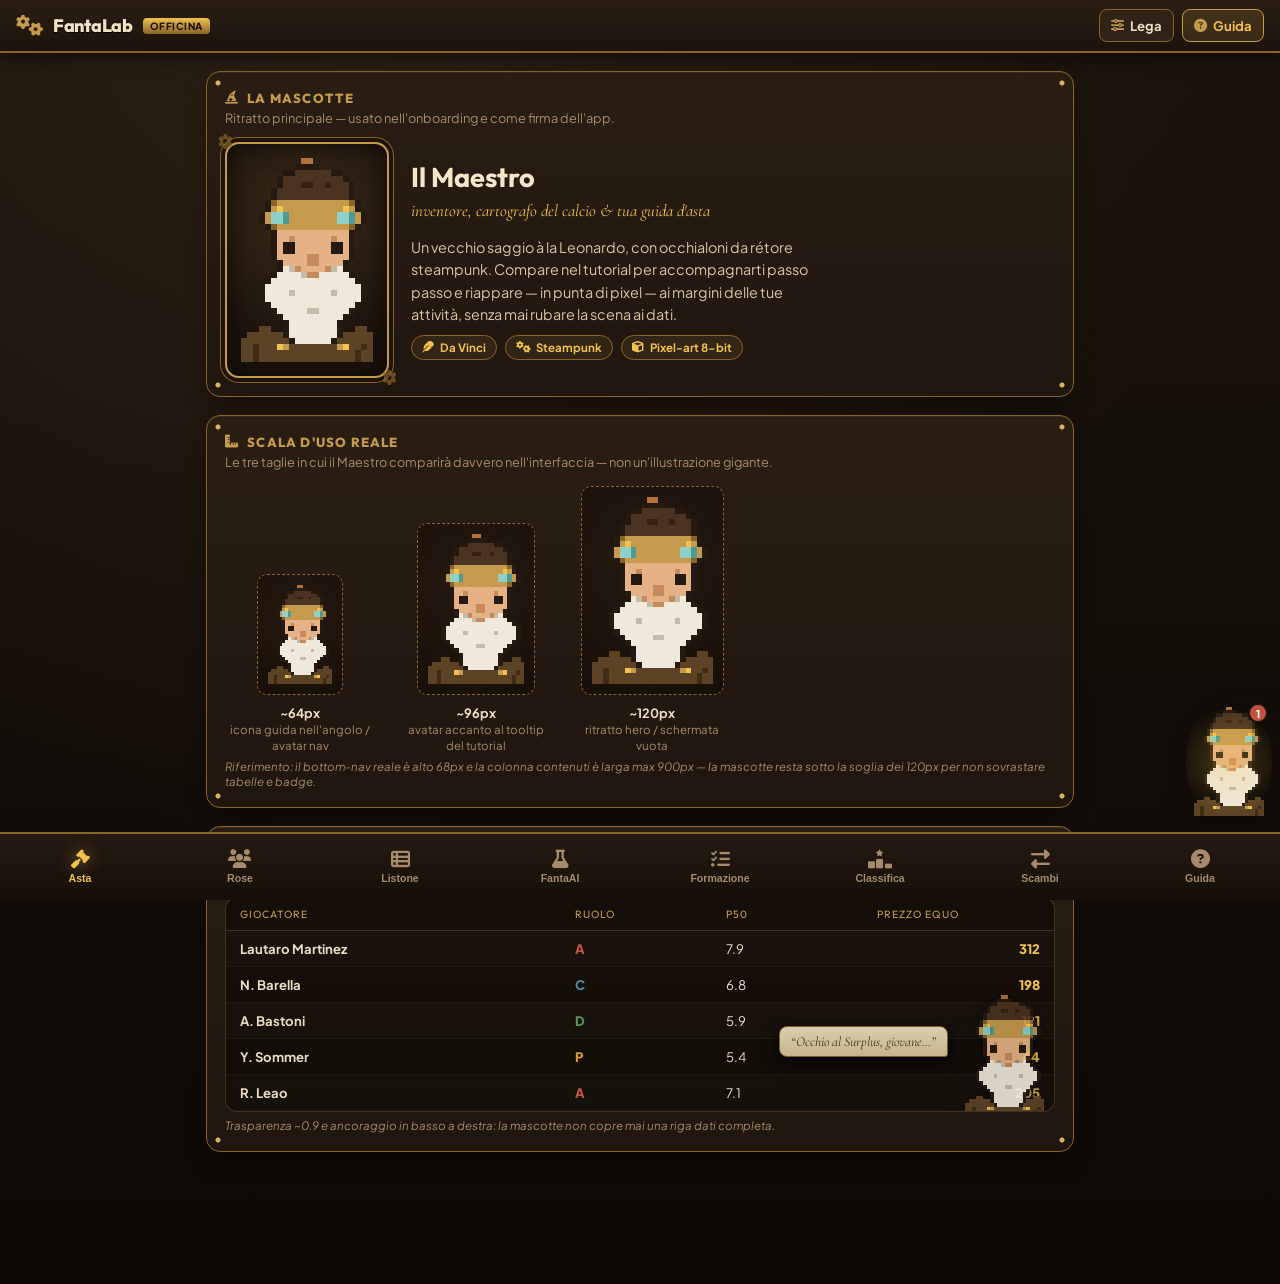
<file: .superpowers/brainstorm/mockups-davinci-mascot/mascot-hero.html>
<!DOCTYPE html>
<html lang="it">
<head>
<meta charset="utf-8">
<meta name="viewport" content="width=device-width, initial-scale=1">
<title>Mockup · Il Maestro (mascotte) — FantaLab Officina</title>
<link rel="preconnect" href="https://fonts.googleapis.com">
<link rel="preconnect" href="https://fonts.gstatic.com" crossorigin>
<link href="https://fonts.googleapis.com/css2?family=Outfit:wght@500;700;800;900&family=Plus+Jakarta+Sans:wght@400;500;600;700;800&family=Cormorant+Garamond:ital,wght@0,500;0,600;1,500&display=swap" rel="stylesheet">
<link rel="stylesheet" href="https://cdnjs.cloudflare.com/ajax/libs/font-awesome/6.5.1/css/all.min.css">
<style>
  :root{
    --wood:#1a130d; --leather:#241a12; --leather2:#2f2216;
    --brass:#c69a4c; --brass-d:#8a6329; --gold:#f2c14e;
    --ink:#ecdfc6; --muted:#a68a6a; --parch:#e8d9b5;
    --ease:cubic-bezier(0.34,1.56,0.64,1);
    /* role tints (muted for warm theme) */
    --role-p:#d99b34; --role-d:#5c9457; --role-c:#4f89a3; --role-a:#c0533f;
  }
  *{box-sizing:border-box}
  body{margin:0;min-height:100vh;padding-bottom:96px;color:var(--ink);
    font-family:'Plus Jakarta Sans',sans-serif;
    background:radial-gradient(circle at 28% -5%, #2c2013 0%, transparent 55%),
               linear-gradient(180deg,#1a130d 0%,#0e0906 100%);}

  /* ---- header (real app: sticky, ~56px tall) ---- */
  header{position:sticky;top:0;z-index:100;display:flex;justify-content:space-between;align-items:center;
    padding:9px 16px;background:linear-gradient(180deg,#2b1f13,#1b130c);
    border-bottom:2px solid var(--brass-d);box-shadow:0 4px 16px rgba(0,0,0,0.55);}
  .brand{display:flex;align-items:center;gap:10px}
  .brand .cog{color:var(--brass);font-size:1.35rem}
  .brand-title{font-family:'Outfit',sans-serif;font-weight:800;font-size:1.12rem;letter-spacing:-0.3px;
    color:#f0e2c4;text-shadow:0 1px 0 #000}
  .brand-tag{font-size:0.62rem;font-weight:800;color:#1b130c;background:linear-gradient(180deg,var(--gold),var(--brass-d));
    padding:2px 7px;border-radius:4px;letter-spacing:0.5px}
  .header-actions{display:flex;align-items:center;gap:8px}
  .hbtn{display:flex;align-items:center;gap:6px;font-weight:700;font-size:0.82rem;cursor:pointer;
    padding:7px 11px;border-radius:8px;background:var(--leather2);color:var(--ink);
    border:1px solid var(--brass-d)}
  .hbtn.guide{background:rgba(198,154,76,0.16);border-color:var(--brass);color:var(--gold)}
  .hbtn i{color:var(--brass)}

  .container{max-width:900px;margin:0 auto;padding:18px 16px}

  /* ---- riveted leather panel ---- */
  .panel{position:relative;border-radius:14px;padding:18px;margin-bottom:18px;
    border:1px solid var(--brass-d);
    background:
      radial-gradient(circle at 11px 11px,#dcb161 0 2px,transparent 3px),
      radial-gradient(circle at calc(100% - 11px) 11px,#dcb161 0 2px,transparent 3px),
      radial-gradient(circle at 11px calc(100% - 11px),#dcb161 0 2px,transparent 3px),
      radial-gradient(circle at calc(100% - 11px) calc(100% - 11px),#dcb161 0 2px,transparent 3px),
      linear-gradient(180deg,#2a1e13,#1f160e);
    box-shadow:0 10px 26px -10px rgba(0,0,0,0.7),inset 0 1px 0 rgba(255,220,150,0.06);}
  .panel-title{font-family:'Outfit',sans-serif;font-weight:800;font-size:0.82rem;letter-spacing:1.2px;
    text-transform:uppercase;color:var(--brass);margin:0 0 4px;display:flex;align-items:center;gap:8px}
  .panel-sub{font-size:0.8rem;color:var(--muted);margin:0 0 16px}

  /* ---- hero plaque ---- */
  .hero{display:flex;gap:22px;align-items:center;flex-wrap:wrap}
  .hero-frame{flex:0 0 auto;position:relative;padding:14px;border-radius:14px;
    background:radial-gradient(circle at 50% 30%, #3a2a19, #1b130c 75%);
    border:2px solid var(--brass);box-shadow:inset 0 0 24px rgba(0,0,0,0.6),0 0 0 4px #1b130c,0 0 0 5px var(--brass-d)}
  .hero-frame .gearlace{position:absolute;color:var(--brass-d);font-size:0.9rem;opacity:0.7}
  .float{animation:float 4s ease-in-out infinite}
  @keyframes float{0%,100%{transform:translateY(0)}50%{transform:translateY(-5px)}}
  .spin{animation:spin 9s linear infinite}
  @keyframes spin{to{transform:rotate(360deg)}}
  .hero-info h2{font-family:'Outfit',sans-serif;margin:0 0 4px;font-size:1.7rem;color:#f4e7ca}
  .hero-info .kicker{font-family:'Cormorant Garamond',serif;font-style:italic;font-size:1.05rem;color:var(--gold);margin:0 0 12px}
  .hero-info p{font-size:0.9rem;line-height:1.55;color:#d8c6a5;max-width:420px;margin:0 0 10px}
  .chips{display:flex;gap:8px;flex-wrap:wrap}
  .chip{font-size:0.72rem;font-weight:700;padding:4px 10px;border-radius:20px;border:1px solid var(--brass-d);
    background:rgba(198,154,76,0.1);color:var(--gold);display:flex;align-items:center;gap:6px}

  /* ---- scale row ---- */
  .scale-row{display:flex;gap:26px;flex-wrap:wrap;align-items:flex-end}
  .scale-cell{display:flex;flex-direction:column;align-items:center;gap:10px;text-align:center}
  .scale-box{background:radial-gradient(circle at 50% 35%,#26190f,#160f09);border:1px dashed var(--brass-d);
    border-radius:10px;padding:10px;display:flex;align-items:flex-end;justify-content:center}
  .scale-cap{font-size:0.72rem;color:var(--muted);max-width:150px;line-height:1.35}
  .scale-cap b{color:var(--ink);display:block;font-size:0.8rem}

  /* ---- ambient demo: fake data card with mascot peeking ---- */
  .ambient-wrap{position:relative;overflow:hidden;border-radius:12px;
    border:1px solid rgba(198,154,76,0.25);background:linear-gradient(180deg,#160f09,#120c07)}
  .fake-tablehead,.fake-row{display:grid;grid-template-columns:1.6fr 0.7fr 0.7fr 0.8fr;gap:8px;
    padding:9px 14px;align-items:center;font-size:0.82rem}
  .fake-tablehead{font-family:'Outfit',sans-serif;font-size:0.66rem;letter-spacing:1px;text-transform:uppercase;
    color:var(--brass);border-bottom:1px solid rgba(198,154,76,0.25)}
  .fake-row{border-bottom:1px solid rgba(255,255,255,0.04)}
  .fake-row:nth-child(even){background:rgba(255,255,255,0.015)}
  .fake-row .nm{font-weight:700;color:#eaddc2}
  .fake-row .rl{font-weight:800}
  .r-P{color:var(--role-p)}.r-D{color:var(--role-d)}.r-C{color:var(--role-c)}.r-A{color:var(--role-a)}
  .fake-row .pr{color:var(--gold);font-weight:800;text-align:right}
  .peek{position:absolute;right:10px;bottom:-6px;opacity:0.9;pointer-events:none;
    filter:drop-shadow(0 4px 8px rgba(0,0,0,0.55))}
  .peek::after{content:"“Occhio al Surplus, giovane…”";position:absolute;right:96px;bottom:60px;
    white-space:nowrap;font-family:'Cormorant Garamond',serif;font-style:italic;font-size:0.86rem;
    color:var(--parch);background:linear-gradient(180deg,#efe2c1,#dcc79a);color:#4a3618;
    padding:6px 11px;border-radius:8px 8px 3px 8px;border:1px solid var(--brass-d);
    box-shadow:0 5px 14px rgba(0,0,0,0.5)}

  /* ---- ambient corner guide (fixed) ---- */
  .corner-guide{position:fixed;right:16px;bottom:84px;z-index:200;cursor:pointer;
    filter:drop-shadow(0 6px 12px rgba(0,0,0,0.6))}
  .corner-guide .halo{position:absolute;inset:-8px;border-radius:50%;
    background:radial-gradient(circle,rgba(242,193,78,0.28),transparent 70%);animation:pulse 3s ease-in-out infinite}
  @keyframes pulse{0%,100%{transform:scale(0.9);opacity:0.5}50%{transform:scale(1.08);opacity:1}}
  .corner-guide .badge{position:absolute;top:-4px;right:-4px;width:20px;height:20px;border-radius:50%;
    background:var(--role-a);color:#fff;font-size:0.66rem;font-weight:800;display:flex;align-items:center;justify-content:center;
    border:2px solid #1b130c}

  /* ---- bottom nav (real app: fixed, 68px, 8 items) ---- */
  nav.bottom-nav{position:fixed;bottom:0;left:0;right:0;height:68px;z-index:1000;display:flex;
    background:linear-gradient(180deg,#241a11,#160f09);border-top:2px solid var(--brass-d)}
  .nav-item{flex:1;display:flex;flex-direction:column;justify-content:center;align-items:center;gap:4px;
    color:var(--muted);font-size:0.66rem;font-weight:700;cursor:pointer;background:none;border:none}
  .nav-item i{font-size:1.18rem}
  .nav-item.active{color:var(--gold)}
  .nav-item.active i{filter:drop-shadow(0 0 8px rgba(242,193,78,0.5))}

  .note{font-size:0.72rem;color:var(--muted);font-style:italic;margin-top:6px}
</style>
</head>
<body>
  <header>
    <div class="brand">
      <i class="fa-solid fa-gears cog spin"></i>
      <span class="brand-title">FantaLab</span>
      <span class="brand-tag">OFFICINA</span>
    </div>
    <div class="header-actions">
      <div class="hbtn"><i class="fa-solid fa-sliders"></i><span>Lega</span></div>
      <div class="hbtn guide"><i class="fa-solid fa-circle-question"></i><span>Guida</span></div>
    </div>
  </header>

  <div class="container">

    <!-- HERO -->
    <div class="panel">
      <div class="panel-title"><i class="fa-solid fa-hat-wizard"></i> La Mascotte</div>
      <div class="panel-sub">Ritratto principale — usato nell'onboarding e come firma dell'app.</div>
      <div class="hero">
        <div class="hero-frame">
          <i class="fa-solid fa-gear gearlace spin" style="top:-9px;left:-9px"></i>
          <i class="fa-solid fa-gear gearlace spin" style="bottom:-9px;right:-9px;animation-direction:reverse"></i>
          <div id="heroSprite" class="float"></div>
        </div>
        <div class="hero-info">
          <h2>Il Maestro</h2>
          <p class="kicker">inventore, cartografo del calcio & tua guida d'asta</p>
          <p>Un vecchio saggio à la Leonardo, con occhialoni da rétore steampunk. Compare nel tutorial per accompagnarti passo passo e riappare — in punta di pixel — ai margini delle tue attività, senza mai rubare la scena ai dati.</p>
          <div class="chips">
            <span class="chip"><i class="fa-solid fa-feather"></i> Da Vinci</span>
            <span class="chip"><i class="fa-solid fa-gears"></i> Steampunk</span>
            <span class="chip"><i class="fa-solid fa-cube"></i> Pixel-art 8-bit</span>
          </div>
        </div>
      </div>
    </div>

    <!-- SCALE -->
    <div class="panel">
      <div class="panel-title"><i class="fa-solid fa-ruler-combined"></i> Scala d'uso reale</div>
      <div class="panel-sub">Le tre taglie in cui il Maestro comparirà davvero nell'interfaccia — non un'illustrazione gigante.</div>
      <div class="scale-row">
        <div class="scale-cell">
          <div class="scale-box" id="s64"></div>
          <div class="scale-cap"><b>~64px</b> icona guida nell'angolo / avatar nav</div>
        </div>
        <div class="scale-cell">
          <div class="scale-box" id="s96"></div>
          <div class="scale-cap"><b>~96px</b> avatar accanto al tooltip del tutorial</div>
        </div>
        <div class="scale-cell">
          <div class="scale-box" id="s120"></div>
          <div class="scale-cap"><b>~120px</b> ritratto hero / schermata vuota</div>
        </div>
      </div>
      <div class="note">Riferimento: il bottom-nav reale è alto 68px e la colonna contenuti è larga max 900px — la mascotte resta sotto la soglia dei 120px per non sovrastare tabelle e badge.</div>
    </div>

    <!-- AMBIENT -->
    <div class="panel">
      <div class="panel-title"><i class="fa-solid fa-eye"></i> Presenza ambientale</div>
      <div class="panel-sub">Durante le attività il Maestro "sbircia" da un angolo, in leggera trasparenza, con una battuta contestuale opzionale.</div>
      <div class="ambient-wrap">
        <div class="fake-tablehead"><span>Giocatore</span><span>Ruolo</span><span>P50</span><span>Prezzo Equo</span></div>
        <div class="fake-row"><span class="nm">Lautaro Martinez</span><span class="rl r-A">A</span><span>7.9</span><span class="pr">312</span></div>
        <div class="fake-row"><span class="nm">N. Barella</span><span class="rl r-C">C</span><span>6.8</span><span class="pr">198</span></div>
        <div class="fake-row"><span class="nm">A. Bastoni</span><span class="rl r-D">D</span><span>5.9</span><span class="pr">121</span></div>
        <div class="fake-row"><span class="nm">Y. Sommer</span><span class="rl r-P">P</span><span>5.4</span><span class="pr">44</span></div>
        <div class="fake-row"><span class="nm">R. Leao</span><span class="rl r-A">A</span><span>7.1</span><span class="pr">205</span></div>
        <div class="peek" id="peekSprite"></div>
      </div>
      <div class="note">Trasparenza ~0.9 e ancoraggio in basso a destra: la mascotte non copre mai una riga dati completa.</div>
    </div>

  </div>

  <!-- fixed corner guide -->
  <div class="corner-guide" title="Chiedi aiuto al Maestro">
    <div class="halo"></div>
    <div id="cornerSprite" class="float"></div>
    <div class="badge">1</div>
  </div>

  <!-- bottom nav: 8 real items -->
  <nav class="bottom-nav">
    <button class="nav-item active"><i class="fa-solid fa-gavel"></i><span>Asta</span></button>
    <button class="nav-item"><i class="fa-solid fa-users"></i><span>Rose</span></button>
    <button class="nav-item"><i class="fa-solid fa-table-list"></i><span>Listone</span></button>
    <button class="nav-item"><i class="fa-solid fa-flask"></i><span>FantaAI</span></button>
    <button class="nav-item"><i class="fa-solid fa-list-check"></i><span>Formazione</span></button>
    <button class="nav-item"><i class="fa-solid fa-ranking-star"></i><span>Classifica</span></button>
    <button class="nav-item"><i class="fa-solid fa-right-left"></i><span>Scambi</span></button>
    <button class="nav-item"><i class="fa-solid fa-circle-question"></i><span>Guida</span></button>
  </nav>

<script>
/* ===== Pixel sprite "Il Maestro" — steampunk Leonardo sage bust (22px grid) ===== */
const PALETTE={'.':null,o:'#241a12',H:'#4a3320',h:'#33230f',B:'#c69a4c',b:'#8a6329',L:'#f2c14e',
  G:'#8fd0c8',g:'#4f9a91',S:'#e6b184',s:'#c68b5c',W:'#efe9dc',w:'#c3bcaa',R:'#5c4326',r:'#3f2c15',C:'#b5703a'};
const MAP=[
  "..........CC..........",".........oooo.........",".......ooHHHHHHoo......",
  "......oHHHHHHHHHHo.....","......oHHHhhHHhHHHo....",".....oHHHHHHHHHHHHo....",
  ".....oHHHHHHHHHHHHo....","....obBBBBBBBBBBBBbo...","....oBLBBBBBBBBBBLBo...",
  "...oBGGgBBBBBBBBGGgBo..","...oBGGgBBBBBBBBGGgBo..","....obBBBBBBBBBBBBbo...",
  ".....oSSSSSSSSSSSSo....",".....oSSsSSSSSSsSSo....",".....oSooSSSSSSooSo....",
  ".....oSooSSSSSSooSo....",".....oSSSSSssSSSSSo....","......oSSSSssSSSSo.....",
  "......oWwsSSSSswWo.....",".....oWWWWwssWWWWWo....","....oWWWWWWWWWWWWWWo...",
  "...oWWWWWWWWWWWWWWWWo..","...oWWWWwWWWWWWwWWWWo..","...oWWWWWWWWWWWWWWWWo..",
  "....oWWWWWWWWWWWWWWo...",".....oWWWWWwwWWWWWo....","......oWWWWWWWWWWo.....",
  ".......oWWWWWWWWo......","...RR..oWWWWWWWWo..RR..",".RRRRRRoWWWWWWWWoRRRRRR",
  "RRRRRRRRoWWWWWWoRRRRRRR","RRrRRRLBRRRRRRRRBLRRrRR","RRrRRRRRRRRRRRRRRRRrRRR",
  "RRrRRRRRRRRRRRRRRRRrRRR"];
function spriteSVG(px){
  const rows=MAP.length,cols=22;let rects='';
  for(let y=0;y<rows;y++){const line=MAP[y];
    for(let x=0;x<line.length;x++){const c=PALETTE[line[x]];if(!c)continue;
      rects+=`<rect x="${x}" y="${y}" width="1.03" height="1.03" fill="${c}"/>`;}}
  return `<svg viewBox="0 0 ${cols} ${rows}" width="${cols*px}" height="${rows*px}" shape-rendering="crispEdges" style="display:block">${rects}</svg>`;
}
document.getElementById('heroSprite').innerHTML=spriteSVG(6);
document.getElementById('s64').innerHTML=spriteSVG(2.9);   /* ~64px wide */
document.getElementById('s96').innerHTML=spriteSVG(4.4);   /* ~96px wide */
document.getElementById('s120').innerHTML=spriteSVG(5.5);  /* ~120px wide */
document.getElementById('cornerSprite').innerHTML=spriteSVG(3.2);
document.getElementById('peekSprite').innerHTML=spriteSVG(3.6);
</script>
</body>
</html>
</file>
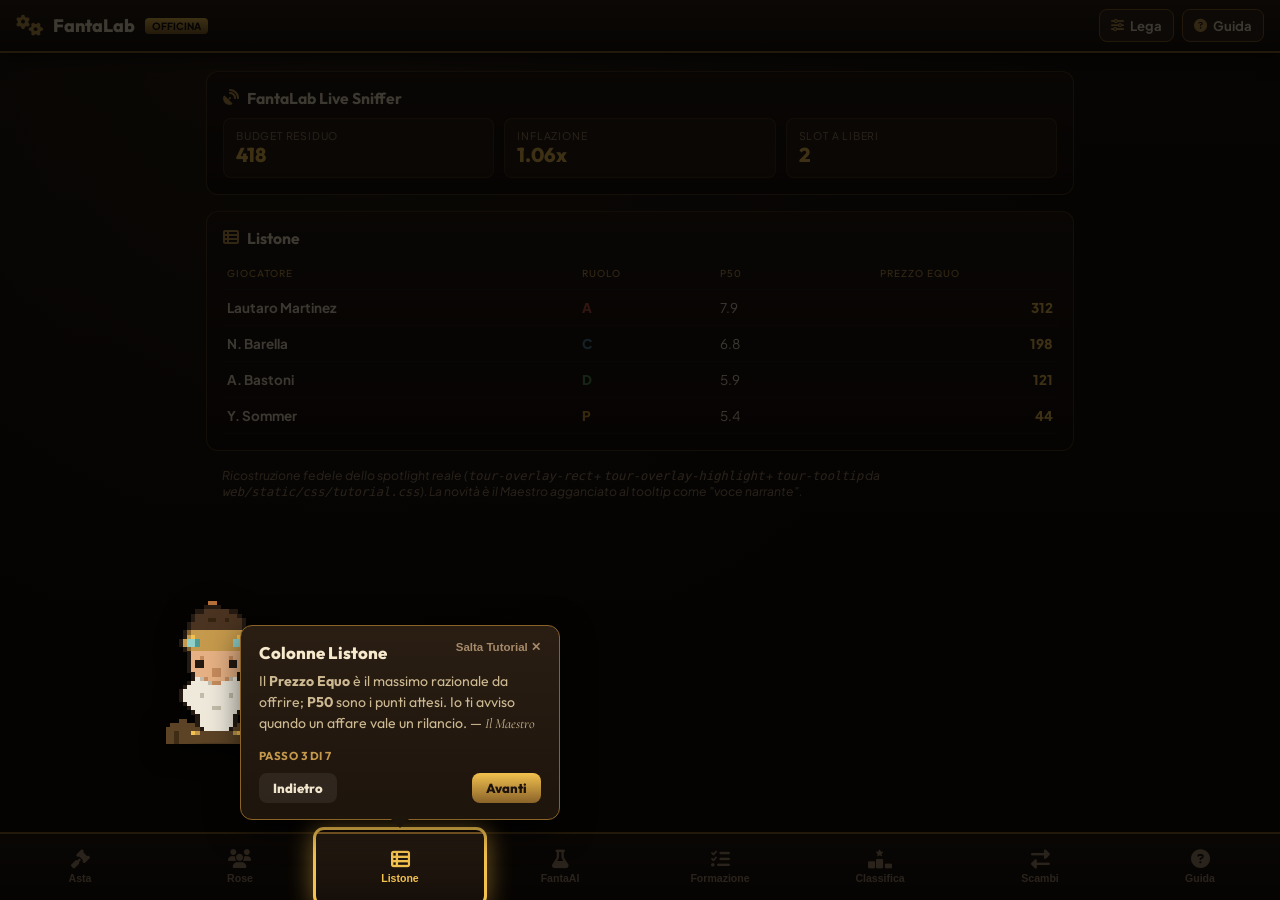
<file: .superpowers/brainstorm/mockups-davinci-mascot/mascot-tutorial-context.html>
<!DOCTYPE html>
<html lang="it">
<head>
<meta charset="utf-8">
<meta name="viewport" content="width=device-width, initial-scale=1">
<title>Mockup · Il Maestro nel Tutorial — FantaLab Officina</title>
<link rel="preconnect" href="https://fonts.googleapis.com">
<link rel="preconnect" href="https://fonts.gstatic.com" crossorigin>
<link href="https://fonts.googleapis.com/css2?family=Outfit:wght@500;700;800;900&family=Plus+Jakarta+Sans:wght@400;500;600;700;800&family=Cormorant+Garamond:ital,wght@0,600;1,500&display=swap" rel="stylesheet">
<link rel="stylesheet" href="https://cdnjs.cloudflare.com/ajax/libs/font-awesome/6.5.1/css/all.min.css">
<style>
  :root{
    --wood:#1a130d; --leather:#241a12; --leather2:#2f2216;
    --brass:#c69a4c; --brass-d:#8a6329; --gold:#f2c14e;
    --ink:#ecdfc6; --muted:#a68a6a; --parch:#e8d9b5;
    --role-p:#d99b34; --role-d:#5c9457; --role-c:#4f89a3; --role-a:#c0533f;
  }
  *{box-sizing:border-box}
  body{margin:0;min-height:100vh;padding-bottom:96px;color:var(--ink);
    font-family:'Plus Jakarta Sans',sans-serif;
    background:radial-gradient(circle at 28% -5%, #2c2013 0%, transparent 55%),
               linear-gradient(180deg,#1a130d 0%,#0e0906 100%);}
  header{position:sticky;top:0;z-index:100;display:flex;justify-content:space-between;align-items:center;
    padding:9px 16px;background:linear-gradient(180deg,#2b1f13,#1b130c);
    border-bottom:2px solid var(--brass-d);box-shadow:0 4px 16px rgba(0,0,0,0.55);}
  .brand{display:flex;align-items:center;gap:10px}
  .brand .cog{color:var(--brass);font-size:1.35rem}
  .brand-title{font-family:'Outfit',sans-serif;font-weight:800;font-size:1.12rem;color:#f0e2c4}
  .brand-tag{font-size:0.62rem;font-weight:800;color:#1b130c;background:linear-gradient(180deg,var(--gold),var(--brass-d));
    padding:2px 7px;border-radius:4px}
  .header-actions{display:flex;gap:8px}
  .hbtn{display:flex;align-items:center;gap:6px;font-weight:700;font-size:0.82rem;
    padding:7px 11px;border-radius:8px;background:var(--leather2);color:var(--ink);border:1px solid var(--brass-d)}
  .hbtn i{color:var(--brass)}
  .container{max-width:900px;margin:0 auto;padding:18px 16px}
  .card{position:relative;border-radius:12px;padding:16px;margin-bottom:16px;border:1px solid rgba(198,154,76,0.28);
    background:linear-gradient(180deg,#221810,#180f09)}
  .card h3{font-family:'Outfit',sans-serif;margin:0 0 10px;font-size:0.98rem;color:#f0e2c4;
    display:flex;align-items:center;gap:8px}
  .card h3 i{color:var(--brass)}
  .stat-strip{display:grid;grid-template-columns:repeat(3,1fr);gap:10px}
  .stat{background:rgba(198,154,76,0.07);border:1px solid rgba(198,154,76,0.18);border-radius:8px;padding:10px 12px}
  .stat .k{font-size:0.66rem;text-transform:uppercase;letter-spacing:0.8px;color:var(--muted)}
  .stat .v{font-family:'Outfit',sans-serif;font-size:1.25rem;font-weight:800;color:var(--gold)}
  .list-row{display:grid;grid-template-columns:1.6fr .6fr .7fr .8fr;gap:8px;padding:9px 4px;font-size:0.84rem;
    border-bottom:1px solid rgba(255,255,255,0.04);align-items:center}
  .list-row.hd{font-family:'Outfit',sans-serif;font-size:0.64rem;text-transform:uppercase;letter-spacing:1px;color:var(--brass)}
  .nm{font-weight:700;color:#eaddc2}.pr{color:var(--gold);font-weight:800;text-align:right}
  .r-P{color:var(--role-p);font-weight:800}.r-D{color:var(--role-d);font-weight:800}
  .r-C{color:var(--role-c);font-weight:800}.r-A{color:var(--role-a);font-weight:800}

  nav.bottom-nav{position:fixed;bottom:0;left:0;right:0;height:68px;z-index:1000;display:flex;
    background:linear-gradient(180deg,#241a11,#160f09);border-top:2px solid var(--brass-d)}
  .nav-item{flex:1;display:flex;flex-direction:column;justify-content:center;align-items:center;gap:4px;
    color:var(--muted);font-size:0.66rem;font-weight:700;background:none;border:none;position:relative}
  .nav-item i{font-size:1.18rem}.nav-item.active{color:var(--gold)}

  /* ============ real tutorial spotlight classes (from web/static/css/tutorial.css) ============ */
  .tour-overlay-rect{position:fixed;background:rgba(0,0,0,0.75);z-index:10000}
  .tour-overlay-highlight{position:fixed;background:transparent;border-radius:8px;
    box-shadow:0 0 0 3px var(--gold,#f5b642),0 0 24px 4px rgba(245,182,66,0.45);z-index:10001;pointer-events:none}
  .tour-tooltip{position:fixed;z-index:10002;
    background:linear-gradient(180deg,#2a1e13,#1d140c);
    border:1px solid var(--brass-d);border-radius:12px;padding:16px 18px;max-width:320px;min-width:240px;
    box-shadow:0 8px 32px rgba(0,0,0,0.6);font-family:'Outfit','Plus Jakarta Sans',sans-serif;color:#f1e6cd}
  .tour-tooltip-arrow{position:absolute;left:50%;transform:translateX(-50%);width:0;height:0;
    border-left:9px solid transparent;border-right:9px solid transparent}
  .tour-tooltip-arrow-bottom{bottom:-9px;border-top:9px solid #1d140c}
  .tour-tooltip-title{font-size:1.05rem;font-weight:800;margin:0 0 8px;color:#f6e9cc}
  .tour-tooltip-text{font-size:0.88rem;line-height:1.5;color:#cdb992;margin:0 0 14px}
  .tour-tooltip-progress{font-size:0.72rem;font-weight:700;color:var(--brass);margin-bottom:10px;
    letter-spacing:0.04em;text-transform:uppercase}
  .tour-tooltip-actions{display:flex;justify-content:space-between;align-items:center;gap:8px}
  .tour-btn{border:none;border-radius:8px;padding:7px 14px;font-size:0.82rem;font-weight:800;cursor:pointer;font-family:inherit}
  .tour-btn-primary{background:linear-gradient(180deg,var(--gold),var(--brass-d));color:#1b130c}
  .tour-btn-secondary{background:rgba(255,255,255,0.07);color:#f1e6cd}
  .tour-btn-skip{position:absolute;top:10px;right:12px;background:transparent;border:none;color:var(--muted);
    font-size:0.72rem;font-weight:700;cursor:pointer;padding:4px 6px}

  /* mascot docked to the tooltip — the NEW bit */
  .tour-mascot{position:fixed;z-index:10002;filter:drop-shadow(0 6px 12px rgba(0,0,0,0.6));
    animation:float 4s ease-in-out infinite}
  @keyframes float{0%,100%{transform:translateY(0)}50%{transform:translateY(-5px)}}
  .tour-mascot .base{position:absolute;left:50%;bottom:-6px;transform:translateX(-50%);width:70%;height:8px;border-radius:50%;
    background:radial-gradient(ellipse,rgba(0,0,0,0.45),transparent 70%)}
  .caption{max-width:900px;margin:14px auto 0;padding:0 16px;font-size:0.76rem;color:var(--muted);font-style:italic}
</style>
</head>
<body>
  <header>
    <div class="brand"><i class="fa-solid fa-gears cog"></i><span class="brand-title">FantaLab</span><span class="brand-tag">OFFICINA</span></div>
    <div class="header-actions">
      <div class="hbtn"><i class="fa-solid fa-sliders"></i><span>Lega</span></div>
      <div class="hbtn" id="btnGuide"><i class="fa-solid fa-circle-question"></i><span>Guida</span></div>
    </div>
  </header>

  <div class="container">
    <div class="card">
      <h3><i class="fa-solid fa-satellite-dish"></i> FantaLab Live Sniffer</h3>
      <div class="stat-strip">
        <div class="stat"><div class="k">Budget residuo</div><div class="v">418</div></div>
        <div class="stat"><div class="k">Inflazione</div><div class="v">1.06x</div></div>
        <div class="stat"><div class="k">Slot A liberi</div><div class="v">2</div></div>
      </div>
    </div>
    <div class="card" id="listCard">
      <h3><i class="fa-solid fa-table-list"></i> Listone</h3>
      <div class="list-row hd"><span>Giocatore</span><span>Ruolo</span><span>P50</span><span>Prezzo Equo</span></div>
      <div class="list-row"><span class="nm">Lautaro Martinez</span><span class="r-A">A</span><span>7.9</span><span class="pr">312</span></div>
      <div class="list-row"><span class="nm">N. Barella</span><span class="r-C">C</span><span>6.8</span><span class="pr">198</span></div>
      <div class="list-row"><span class="nm">A. Bastoni</span><span class="r-D">D</span><span>5.9</span><span class="pr">121</span></div>
      <div class="list-row"><span class="nm">Y. Sommer</span><span class="r-P">P</span><span>5.4</span><span class="pr">44</span></div>
    </div>
    <p class="caption">Ricostruzione fedele dello spotlight reale (<code>tour-overlay-rect</code> + <code>tour-overlay-highlight</code> + <code>tour-tooltip</code> da <code>web/static/css/tutorial.css</code>). La novità è il Maestro agganciato al tooltip come "voce narrante".</p>
  </div>

  <nav class="bottom-nav">
    <button class="nav-item"><i class="fa-solid fa-gavel"></i><span>Asta</span></button>
    <button class="nav-item"><i class="fa-solid fa-users"></i><span>Rose</span></button>
    <button class="nav-item active" id="navListone"><i class="fa-solid fa-table-list"></i><span>Listone</span></button>
    <button class="nav-item"><i class="fa-solid fa-flask"></i><span>FantaAI</span></button>
    <button class="nav-item"><i class="fa-solid fa-list-check"></i><span>Formazione</span></button>
    <button class="nav-item"><i class="fa-solid fa-ranking-star"></i><span>Classifica</span></button>
    <button class="nav-item"><i class="fa-solid fa-right-left"></i><span>Scambi</span></button>
    <button class="nav-item"><i class="fa-solid fa-circle-question"></i><span>Guida</span></button>
  </nav>

  <!-- spotlight overlay (4 rects around target) -->
  <div class="tour-overlay-rect" id="ovTop"></div>
  <div class="tour-overlay-rect" id="ovBottom"></div>
  <div class="tour-overlay-rect" id="ovLeft"></div>
  <div class="tour-overlay-rect" id="ovRight"></div>
  <div class="tour-overlay-highlight" id="ovHi"></div>

  <!-- mascot + tooltip -->
  <div class="tour-mascot" id="tourMascot"><div id="tourMascotSprite"></div><div class="base"></div></div>

  <div class="tour-tooltip" id="tourTip">
    <button class="tour-btn-skip">Salta Tutorial ✕</button>
    <div class="tour-tooltip-title">Colonne Listone</div>
    <div class="tour-tooltip-text">Il <b>Prezzo Equo</b> è il massimo razionale da offrire; <b>P50</b> sono i punti attesi. Io ti avviso quando un affare vale un rilancio. — <i style="font-family:'Cormorant Garamond',serif">Il Maestro</i></div>
    <div class="tour-tooltip-progress">Passo 3 di 7</div>
    <div class="tour-tooltip-actions">
      <button class="tour-btn tour-btn-secondary">Indietro</button>
      <button class="tour-btn tour-btn-primary">Avanti</button>
    </div>
    <div class="tour-tooltip-arrow tour-tooltip-arrow-bottom"></div>
  </div>

<script>
const PALETTE={'.':null,o:'#241a12',H:'#4a3320',h:'#33230f',B:'#c69a4c',b:'#8a6329',L:'#f2c14e',
  G:'#8fd0c8',g:'#4f9a91',S:'#e6b184',s:'#c68b5c',W:'#efe9dc',w:'#c3bcaa',R:'#5c4326',r:'#3f2c15',C:'#b5703a'};
const MAP=[
  "..........CC..........",".........oooo.........",".......ooHHHHHHoo......",
  "......oHHHHHHHHHHo.....","......oHHHhhHHhHHHo....",".....oHHHHHHHHHHHHo....",
  ".....oHHHHHHHHHHHHo....","....obBBBBBBBBBBBBbo...","....oBLBBBBBBBBBBLBo...",
  "...oBGGgBBBBBBBBGGgBo..","...oBGGgBBBBBBBBGGgBo..","....obBBBBBBBBBBBBbo...",
  ".....oSSSSSSSSSSSSo....",".....oSSsSSSSSSsSSo....",".....oSooSSSSSSooSo....",
  ".....oSooSSSSSSooSo....",".....oSSSSSssSSSSSo....","......oSSSSssSSSSo.....",
  "......oWwsSSSSswWo.....",".....oWWWWwssWWWWWo....","....oWWWWWWWWWWWWWWo...",
  "...oWWWWWWWWWWWWWWWWo..","...oWWWWwWWWWWWwWWWWo..","...oWWWWWWWWWWWWWWWWo..",
  "....oWWWWWWWWWWWWWWo...",".....oWWWWWwwWWWWWo....","......oWWWWWWWWWWo.....",
  ".......oWWWWWWWWo......","...RR..oWWWWWWWWo..RR..",".RRRRRRoWWWWWWWWoRRRRRR",
  "RRRRRRRRoWWWWWWoRRRRRRR","RRrRRRLBRRRRRRRRBLRRrRR","RRrRRRRRRRRRRRRRRRRrRRR",
  "RRrRRRRRRRRRRRRRRRRrRRR"];
function spriteSVG(px){const rows=MAP.length,cols=22;let s='';
  for(let y=0;y<rows;y++){const l=MAP[y];for(let x=0;x<l.length;x++){const c=PALETTE[l[x]];if(!c)continue;
    s+=`<rect x="${x}" y="${y}" width="1.03" height="1.03" fill="${c}"/>`;}}
  return `<svg viewBox="0 0 ${cols} ${rows}" width="${cols*px}" height="${rows*px}" shape-rendering="crispEdges" style="display:block">${s}</svg>`;}
document.getElementById('tourMascotSprite').innerHTML=spriteSVG(4.2); /* ~92px avatar */

/* position spotlight over the Listone bottom-nav item, tooltip above it, mascot beside tooltip */
function layout(){
  const target=document.getElementById('navListone');
  const r=target.getBoundingClientRect();
  const vw=innerWidth,vh=innerHeight;
  const pad=4;
  const hi={top:r.top-pad,left:r.left-pad,width:r.width+pad*2,height:r.height+pad*2};
  set('ovTop',{top:0,left:0,width:vw,height:Math.max(0,hi.top)});
  set('ovBottom',{top:hi.top+hi.height,left:0,width:vw,height:Math.max(0,vh-(hi.top+hi.height))});
  set('ovLeft',{top:hi.top,left:0,width:Math.max(0,hi.left),height:hi.height});
  set('ovRight',{top:hi.top,left:hi.left+hi.width,width:Math.max(0,vw-(hi.left+hi.width)),height:hi.height});
  set('ovHi',hi);
  const tip=document.getElementById('tourTip');
  const tw=tip.offsetWidth,th=tip.offsetHeight;
  let left=Math.min(Math.max(8,r.left+r.width/2-tw/2),vw-tw-8);
  let top=r.top-th-14;
  tip.style.left=left+'px';tip.style.top=top+'px';
  /* mascot sits just left of / above the tooltip, "presenting" it */
  const m=document.getElementById('tourMascot');
  const mw=m.offsetWidth;
  m.style.left=Math.max(8,left-mw+18)+'px';
  m.style.top=(top-24)+'px';
}
function set(id,o){const e=document.getElementById(id);
  e.style.top=o.top+'px';e.style.left=o.left+'px';e.style.width=o.width+'px';e.style.height=o.height+'px';}
window.addEventListener('load',()=>setTimeout(layout,120));
window.addEventListener('resize',layout);
</script>
</body>
</html>
</file>
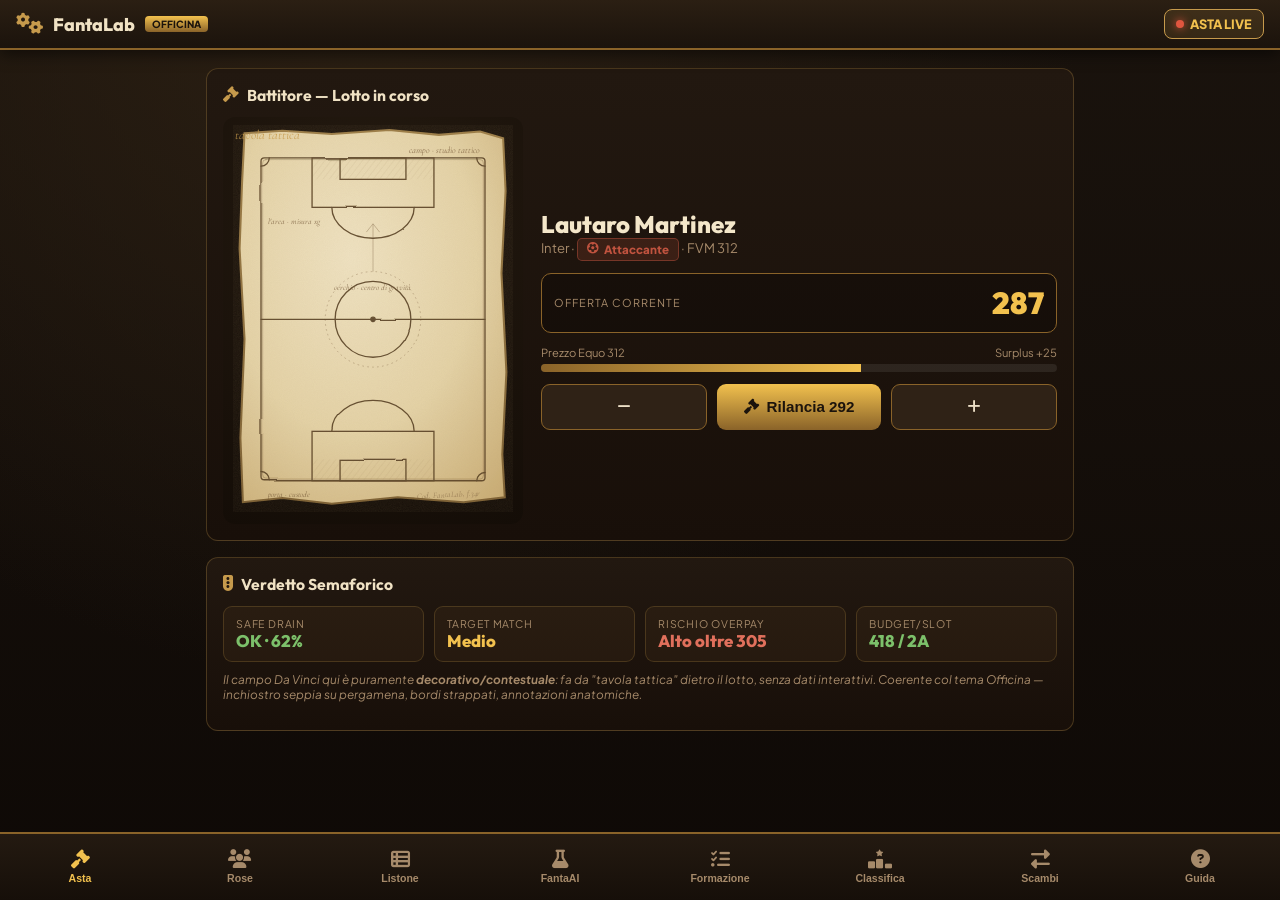
<file: .superpowers/brainstorm/mockups-davinci-mascot/pitch-davinci-auction.html>
<!DOCTYPE html>
<html lang="it">
<head>
<meta charset="utf-8">
<meta name="viewport" content="width=device-width, initial-scale=1">
<title>Mockup · Campo Da Vinci (Asta) — FantaLab Officina</title>
<link rel="preconnect" href="https://fonts.googleapis.com">
<link rel="preconnect" href="https://fonts.gstatic.com" crossorigin>
<link href="https://fonts.googleapis.com/css2?family=Outfit:wght@500;700;800;900&family=Plus+Jakarta+Sans:wght@400;500;600;700;800&family=Cormorant+Garamond:ital,wght@0,500;0,600;1,500;1,600&display=swap" rel="stylesheet">
<link rel="stylesheet" href="https://cdnjs.cloudflare.com/ajax/libs/font-awesome/6.5.1/css/all.min.css">
<style>
  :root{
    --leather2:#2f2216;--brass:#c69a4c;--brass-d:#8a6329;--gold:#f2c14e;
    --ink:#ecdfc6;--muted:#a68a6a;--parch:#e8d9b5;
    --role-p:#d99b34;--role-d:#5c9457;--role-c:#4f89a3;--role-a:#c0533f;
  }
  *{box-sizing:border-box}
  body{margin:0;min-height:100vh;padding-bottom:96px;color:var(--ink);font-family:'Plus Jakarta Sans',sans-serif;
    background:radial-gradient(circle at 28% -5%,#2c2013 0%,transparent 55%),linear-gradient(180deg,#1a130d,#0e0906);}
  header{position:sticky;top:0;z-index:100;display:flex;justify-content:space-between;align-items:center;
    padding:9px 16px;background:linear-gradient(180deg,#2b1f13,#1b130c);border-bottom:2px solid var(--brass-d);
    box-shadow:0 4px 16px rgba(0,0,0,0.55)}
  .brand{display:flex;align-items:center;gap:10px}
  .brand .cog{color:var(--brass);font-size:1.35rem}
  .brand-title{font-family:'Outfit',sans-serif;font-weight:800;font-size:1.12rem;color:#f0e2c4}
  .brand-tag{font-size:0.62rem;font-weight:800;color:#1b130c;background:linear-gradient(180deg,var(--gold),var(--brass-d));padding:2px 7px;border-radius:4px}
  .live-pill{display:flex;align-items:center;gap:6px;font-weight:800;font-size:0.8rem;color:var(--gold);
    background:rgba(198,154,76,0.14);border:1px solid var(--brass);padding:6px 11px;border-radius:8px}
  .live-pill .dot{width:8px;height:8px;border-radius:50%;background:#e0563f;box-shadow:0 0 8px #e0563f;animation:blink 1.4s infinite}
  @keyframes blink{50%{opacity:0.3}}
  .container{max-width:900px;margin:0 auto;padding:18px 16px}

  .card{position:relative;border-radius:12px;padding:16px;margin-bottom:16px;border:1px solid rgba(198,154,76,0.28);
    background:linear-gradient(180deg,#221810,#180f09)}
  .card h3{font-family:'Outfit',sans-serif;margin:0 0 12px;font-size:0.98rem;color:#f0e2c4;display:flex;align-items:center;gap:8px}
  .card h3 i{color:var(--brass)}

  /* the decorative auction hero: parchment plate on the left, live bid controls on the right */
  .auction-hero{display:grid;grid-template-columns:minmax(220px,300px) 1fr;gap:18px;align-items:stretch}
  @media(max-width:680px){.auction-hero{grid-template-columns:1fr}}
  .pitch-plate{position:relative;border-radius:12px;overflow:hidden;min-height:100%;
    display:flex;align-items:center;justify-content:center;padding:8px;
    background:radial-gradient(circle at 50% 20%,#241a10,#140d07)}
  .pitch-plate .stamp{position:absolute;top:10px;left:12px;font-family:'Cormorant Garamond',serif;font-style:italic;
    color:var(--brass);font-size:0.82rem;opacity:0.85;z-index:2}
  .bid-panel{display:flex;flex-direction:column;gap:12px;justify-content:center}
  .lot-name{font-family:'Outfit',sans-serif;font-size:1.5rem;font-weight:800;color:#f4e7ca;line-height:1.1}
  .lot-meta{font-size:0.82rem;color:var(--muted)}
  .role-badge{display:inline-flex;align-items:center;gap:5px;font-weight:800;font-size:0.72rem;padding:3px 9px;border-radius:5px;
    background:rgba(192,83,63,0.18);color:var(--role-a);border:1px solid rgba(192,83,63,0.45)}
  .bidbox{display:flex;align-items:center;gap:10px;background:rgba(0,0,0,0.25);border:1px solid var(--brass-d);
    border-radius:10px;padding:10px 12px}
  .bidbox .lab{font-size:0.68rem;text-transform:uppercase;letter-spacing:1px;color:var(--muted)}
  .bidbox .amt{font-family:'Outfit',sans-serif;font-size:1.9rem;font-weight:900;color:var(--gold);margin-left:auto}
  .fairbar{height:8px;border-radius:4px;background:rgba(255,255,255,0.08);overflow:hidden}
  .fairbar>span{display:block;height:100%;width:62%;background:linear-gradient(90deg,var(--brass-d),var(--gold))}
  .btnrow{display:flex;gap:10px}
  .btn{flex:1;min-height:46px;border:none;border-radius:9px;font-weight:800;font-size:0.95rem;cursor:pointer;
    display:flex;align-items:center;justify-content:center;gap:8px}
  .btn-primary{background:linear-gradient(180deg,var(--gold),var(--brass-d));color:#1b130c}
  .btn-secondary{background:var(--leather2);color:var(--ink);border:1px solid var(--brass-d)}

  /* verdict chips row */
  .verdicts{display:flex;gap:10px;flex-wrap:wrap;margin-top:2px}
  .vchip{flex:1;min-width:120px;border-radius:9px;padding:10px 12px;border:1px solid rgba(198,154,76,0.22);
    background:rgba(198,154,76,0.06)}
  .vchip .t{font-size:0.66rem;text-transform:uppercase;letter-spacing:0.8px;color:var(--muted)}
  .vchip .n{font-family:'Outfit',sans-serif;font-weight:800;font-size:1.05rem}
  .green{color:#7cc06a}.amber{color:var(--gold)}.red{color:#e0705c}

  nav.bottom-nav{position:fixed;bottom:0;left:0;right:0;height:68px;z-index:1000;display:flex;
    background:linear-gradient(180deg,#241a11,#160f09);border-top:2px solid var(--brass-d)}
  .nav-item{flex:1;display:flex;flex-direction:column;justify-content:center;align-items:center;gap:4px;
    color:var(--muted);font-size:0.66rem;font-weight:700;background:none;border:none}
  .nav-item i{font-size:1.18rem}.nav-item.active{color:var(--gold)}
  .caption{font-size:0.74rem;color:var(--muted);font-style:italic;margin-top:10px}
</style>
</head>
<body>
  <header>
    <div class="brand"><i class="fa-solid fa-gears cog"></i><span class="brand-title">FantaLab</span><span class="brand-tag">OFFICINA</span></div>
    <div class="live-pill"><span class="dot"></span> ASTA LIVE</div>
  </header>

  <div class="container">
    <div class="card">
      <h3><i class="fa-solid fa-gavel"></i> Battitore — Lotto in corso</h3>
      <div class="auction-hero">
        <!-- DECORATIVE parchment pitch -->
        <div class="pitch-plate">
          <span class="stamp">tavola tattica</span>
          <div id="pitchDeco" style="width:100%;max-width:280px"></div>
        </div>
        <!-- live bid controls -->
        <div class="bid-panel">
          <div>
            <div class="lot-name">Lautaro Martinez</div>
            <div class="lot-meta">Inter · <span class="role-badge"><i class="fa-solid fa-futbol"></i> Attaccante</span> · FVM 312</div>
          </div>
          <div class="bidbox"><span class="lab">Offerta corrente</span><span class="amt">287</span></div>
          <div>
            <div style="display:flex;justify-content:space-between;font-size:0.7rem;color:var(--muted);margin-bottom:5px">
              <span>Prezzo Equo 312</span><span>Surplus +25</span></div>
            <div class="fairbar"><span></span></div>
          </div>
          <div class="btnrow">
            <button class="btn btn-secondary"><i class="fa-solid fa-minus"></i></button>
            <button class="btn btn-primary"><i class="fa-solid fa-gavel"></i> Rilancia 292</button>
            <button class="btn btn-secondary"><i class="fa-solid fa-plus"></i></button>
          </div>
        </div>
      </div>
    </div>

    <div class="card">
      <h3><i class="fa-solid fa-traffic-light"></i> Verdetto Semaforico</h3>
      <div class="verdicts">
        <div class="vchip"><div class="t">Safe Drain</div><div class="n green">OK · 62%</div></div>
        <div class="vchip"><div class="t">Target Match</div><div class="n amber">Medio</div></div>
        <div class="vchip"><div class="t">Rischio Overpay</div><div class="n red">Alto oltre 305</div></div>
        <div class="vchip"><div class="t">Budget/Slot</div><div class="n green">418 / 2A</div></div>
      </div>
      <p class="caption">Il campo Da Vinci qui è puramente <b>decorativo/contestuale</b>: fa da "tavola tattica" dietro il lotto, senza dati interattivi. Coerente col tema Officina — inchiostro seppia su pergamena, bordi strappati, annotazioni anatomiche.</p>
    </div>
  </div>

  <nav class="bottom-nav">
    <button class="nav-item active"><i class="fa-solid fa-gavel"></i><span>Asta</span></button>
    <button class="nav-item"><i class="fa-solid fa-users"></i><span>Rose</span></button>
    <button class="nav-item"><i class="fa-solid fa-table-list"></i><span>Listone</span></button>
    <button class="nav-item"><i class="fa-solid fa-flask"></i><span>FantaAI</span></button>
    <button class="nav-item"><i class="fa-solid fa-list-check"></i><span>Formazione</span></button>
    <button class="nav-item"><i class="fa-solid fa-ranking-star"></i><span>Classifica</span></button>
    <button class="nav-item"><i class="fa-solid fa-right-left"></i><span>Scambi</span></button>
    <button class="nav-item"><i class="fa-solid fa-circle-question"></i><span>Guida</span></button>
  </nav>

<script>
const INK='#5a4326',INK2='#6f5233',FAINT='#7a5c38';
function pitchSVG(opts){opts=opts||{};const W=340,H=470,seed=opts.seed||2,players=opts.players||null;
  return `<svg viewBox="0 0 ${W} ${H}" width="100%" xmlns="http://www.w3.org/2000/svg" font-family="'Cormorant Garamond','Georgia',serif">
  <defs>
    <filter id="wob${seed}"><feTurbulence type="fractalNoise" baseFrequency="0.018" numOctaves="2" seed="${seed}" result="n"/>
      <feDisplacementMap in="SourceGraphic" in2="n" scale="2.4" xChannelSelector="R" yChannelSelector="G"/></filter>
    <filter id="pap${seed}"><feTurbulence type="fractalNoise" baseFrequency="0.9" numOctaves="2" seed="7" result="f"/>
      <feColorMatrix in="f" type="matrix" values="0 0 0 0 0.42 0 0 0 0 0.31 0 0 0 0 0.16 0 0 0 0.10 0"/>
      <feComposite operator="over" in2="SourceGraphic"/></filter>
    <radialGradient id="pg${seed}" cx="42%" cy="34%" r="85%"><stop offset="0%" stop-color="#efe2c1"/>
      <stop offset="55%" stop-color="#e4d2a6"/><stop offset="100%" stop-color="#c9ac74"/></radialGradient>
    <linearGradient id="ed${seed}" x1="0" y1="0" x2="0" y2="1"><stop offset="0%" stop-color="#9c7d47"/>
      <stop offset="100%" stop-color="#7c5f31"/></linearGradient>
    <pattern id="ha${seed}" width="6" height="6" patternTransform="rotate(38)" patternUnits="userSpaceOnUse">
      <line x1="0" y1="0" x2="0" y2="6" stroke="${FAINT}" stroke-width="0.7" opacity="0.45"/></pattern>
  </defs>
  <path filter="url(#pap${seed})" fill="url(#pg${seed})" stroke="url(#ed${seed})" stroke-width="2.5"
    d="M14,10 L60,7 L120,11 L190,6 L250,12 L300,8 L328,16 L331,80 L326,180 L332,300 L327,400 L330,452 L280,458 L200,452 L120,460 L60,453 L12,458 L9,380 L14,260 L8,150 L11,70 Z"/>
  <g filter="url(#wob${seed})" fill="none" stroke="${INK}" stroke-width="1.6" stroke-linecap="round" opacity="0.9">
    <rect x="34" y="40" width="272" height="392" rx="4"/><rect x="36" y="42" width="268" height="388" rx="4" stroke-width="0.7" opacity="0.5"/>
    <line x1="34" y1="236" x2="306" y2="236"/><circle cx="170" cy="236" r="46"/><circle cx="170" cy="236" r="2.6" fill="${INK}"/>
    <rect x="96" y="40" width="148" height="60"/><rect x="130" y="40" width="80" height="26"/><path d="M120,100 A40,30 0 0 0 220,100"/>
    <rect x="96" y="372" width="148" height="60"/><rect x="130" y="406" width="80" height="26"/><path d="M120,372 A40,30 0 0 1 220,372"/>
    <path d="M34,50 A10,10 0 0 0 44,40"/><path d="M296,40 A10,10 0 0 0 306,50"/><path d="M34,422 A10,10 0 0 1 44,432"/><path d="M296,432 A10,10 0 0 1 306,422"/>
  </g>
  <rect x="96" y="40" width="148" height="26" fill="url(#ha${seed})" opacity="0.5"/>
  <rect x="96" y="406" width="148" height="26" fill="url(#ha${seed})" opacity="0.5"/>
  <g fill="none" stroke="${INK2}" stroke-width="0.8" opacity="0.5" filter="url(#wob${seed})">
    <circle cx="170" cy="236" r="58" stroke-dasharray="2 4"/><line x1="170" y1="178" x2="170" y2="120"/><path d="M162,130 L170,120 L178,130"/></g>
  <g fill="${INK2}" font-style="italic" opacity="0.78">
    <text x="300" y="34" font-size="11" text-anchor="end">campo · studio tattico</text>
    <text x="42" y="120" font-size="10">l'area · misura xg</text>
    <text x="170" y="200" font-size="10" text-anchor="middle">cerchio · centro di gravità</text>
    <text x="42" y="452" font-size="10">porta · custode</text></g>
  <text x="300" y="450" font-size="10" fill="${INK2}" font-style="italic" opacity="0.55" text-anchor="end" transform="rotate(-3 300 450)">— Cod. FantaLab, f.34r</text>
  ${players?renderTokens(players):''}
  </svg>`;}
function renderTokens(f){const rowsY={A:96,C:170,D:300,P:392},roleTint={P:'#b98a2e',D:'#4f7a4a',C:'#3f6f86',A:'#9c4436'};let out='';
  ['A','C','D','P'].forEach(role=>{const n=f.counts[role],y=rowsY[role],left=52,right=288,span=right-left;
    for(let i=0;i<n;i++){const x=n===1?170:left+span*(i/(n-1));const label=(f.names&&f.names[role]&&f.names[role][i])||role;const tint=roleTint[role];
      out+=`<g transform="translate(${x},${y})"><ellipse cx="1.5" cy="16" rx="15" ry="4" fill="#3a2c14" opacity="0.18"/>
      <circle r="14" fill="${tint}" stroke="#3a2c14" stroke-width="1.6"/><circle r="14" fill="none" stroke="#efe2c1" stroke-width="0.8" opacity="0.6"/>
      <circle r="10.5" fill="none" stroke="#efe2c1" stroke-width="0.6" opacity="0.35" stroke-dasharray="1.5 2"/>
      <text y="4" text-anchor="middle" font-size="12" font-weight="700" fill="#f3e7c8">${role}</text>
      <rect x="-26" y="18" width="52" height="13" rx="2" fill="#e9d9b0" stroke="#9c7d47" stroke-width="0.6" opacity="0.92"/>
      <text y="28" text-anchor="middle" font-size="9" fill="#4a3618" font-style="italic">${label}</text></g>`;}});
  return out;}
/* Auction = decorative: no player tokens, just the sketched field */
document.getElementById('pitchDeco').innerHTML=pitchSVG({seed:3});
</script>
</body>
</html>
</file>
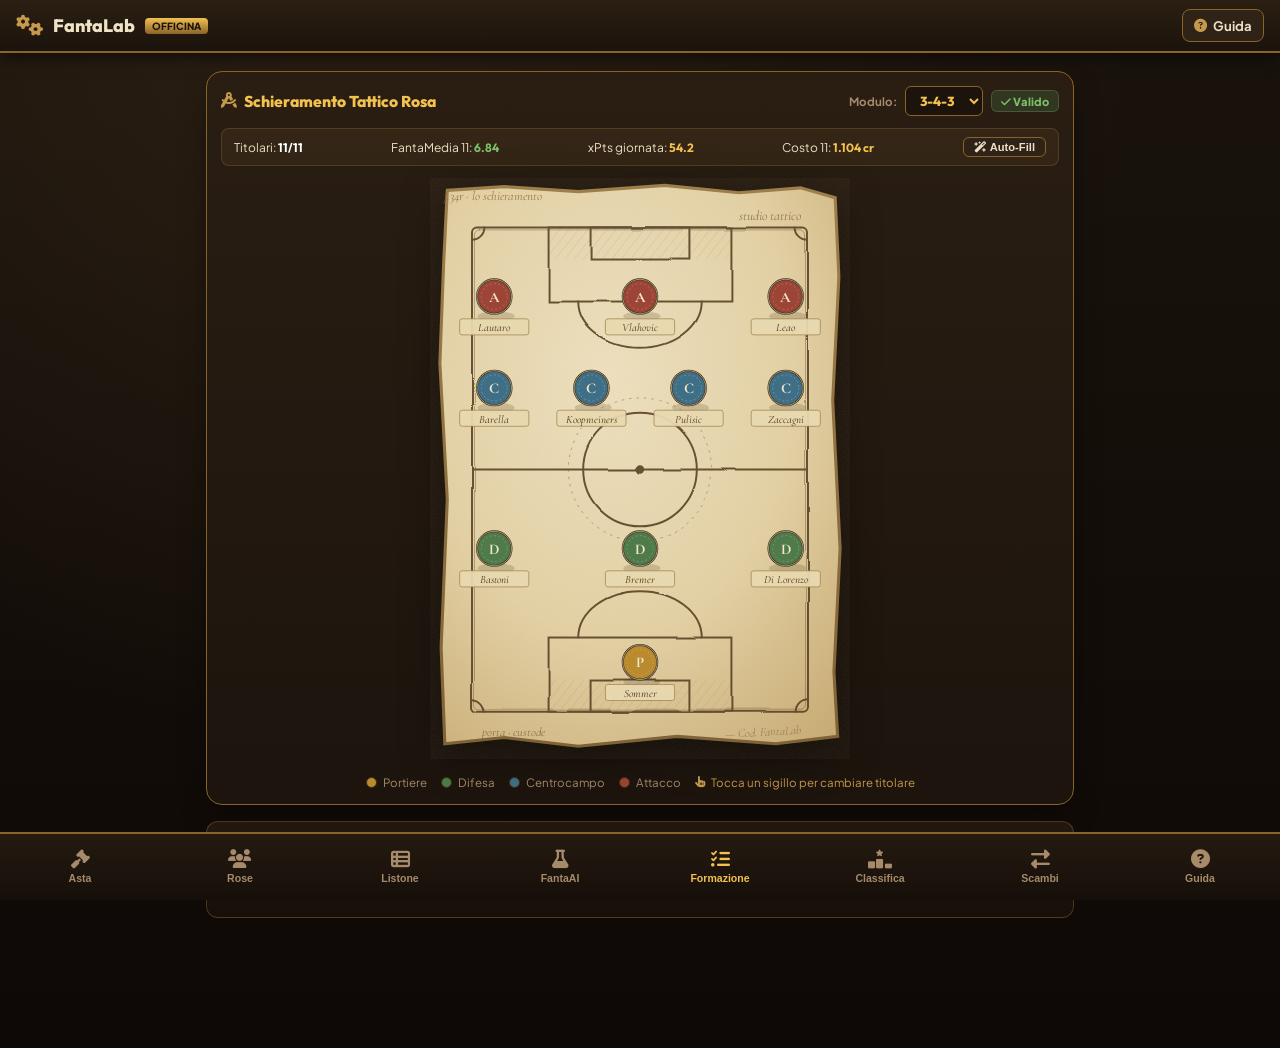
<file: .superpowers/brainstorm/mockups-davinci-mascot/pitch-davinci-lineup.html>
<!DOCTYPE html>
<html lang="it">
<head>
<meta charset="utf-8">
<meta name="viewport" content="width=device-width, initial-scale=1">
<title>Mockup · Campo Da Vinci (Formazione) — FantaLab Officina</title>
<link rel="preconnect" href="https://fonts.googleapis.com">
<link rel="preconnect" href="https://fonts.gstatic.com" crossorigin>
<link href="https://fonts.googleapis.com/css2?family=Outfit:wght@500;700;800;900&family=Plus+Jakarta+Sans:wght@400;500;600;700;800&family=Cormorant+Garamond:ital,wght@0,500;0,600;1,500;1,600&display=swap" rel="stylesheet">
<link rel="stylesheet" href="https://cdnjs.cloudflare.com/ajax/libs/font-awesome/6.5.1/css/all.min.css">
<style>
  :root{
    --leather2:#2f2216;--brass:#c69a4c;--brass-d:#8a6329;--gold:#f2c14e;
    --ink:#ecdfc6;--muted:#a68a6a;--parch:#e8d9b5;
    --role-p:#d99b34;--role-d:#5c9457;--role-c:#4f89a3;--role-a:#c0533f;
  }
  *{box-sizing:border-box}
  body{margin:0;min-height:100vh;padding-bottom:96px;color:var(--ink);font-family:'Plus Jakarta Sans',sans-serif;
    background:radial-gradient(circle at 28% -5%,#2c2013 0%,transparent 55%),linear-gradient(180deg,#1a130d,#0e0906);}
  header{position:sticky;top:0;z-index:100;display:flex;justify-content:space-between;align-items:center;
    padding:9px 16px;background:linear-gradient(180deg,#2b1f13,#1b130c);border-bottom:2px solid var(--brass-d);
    box-shadow:0 4px 16px rgba(0,0,0,0.55)}
  .brand{display:flex;align-items:center;gap:10px}
  .brand .cog{color:var(--brass);font-size:1.35rem}
  .brand-title{font-family:'Outfit',sans-serif;font-weight:800;font-size:1.12rem;color:#f0e2c4}
  .brand-tag{font-size:0.62rem;font-weight:800;color:#1b130c;background:linear-gradient(180deg,var(--gold),var(--brass-d));padding:2px 7px;border-radius:4px}
  .hbtn{display:flex;align-items:center;gap:6px;font-weight:700;font-size:0.82rem;padding:7px 11px;border-radius:8px;
    background:var(--leather2);color:var(--ink);border:1px solid var(--brass-d)}
  .hbtn i{color:var(--brass)}
  .container{max-width:900px;margin:0 auto;padding:18px 16px}

  /* tactical pitch card — leather frame around the parchment */
  .tactical-pitch-card{position:relative;border-radius:16px;padding:14px;margin-bottom:16px;border:1px solid var(--brass-d);
    background:linear-gradient(180deg,#2a1e13,#1c140d);box-shadow:0 12px 32px -10px rgba(0,0,0,0.7)}
  .pitch-top-bar{display:flex;justify-content:space-between;align-items:center;flex-wrap:wrap;gap:10px;margin-bottom:12px}
  .pitch-title-badge{display:inline-flex;align-items:center;gap:7px;font-family:'Outfit',sans-serif;font-weight:800;font-size:0.98rem;color:var(--gold)}
  .pitch-title-badge i{color:var(--brass)}
  .formsel{display:flex;align-items:center;gap:8px}
  .formsel label{font-size:0.72rem;color:var(--muted);font-weight:700}
  .formsel select{background:#1b130c;color:var(--gold);border:1px solid var(--brass-d);border-radius:6px;
    padding:5px 10px;font-weight:800;font-size:0.82rem;font-family:'Outfit',sans-serif;cursor:pointer}
  .legality{font-size:0.7rem;font-weight:800;padding:3px 9px;border-radius:6px;background:rgba(92,148,87,0.2);
    color:#7cc06a;border:1px solid rgba(92,148,87,0.4)}

  /* stats HUD (mirrors real #pitchStatsHud) */
  .pitch-hud{display:flex;justify-content:space-between;align-items:center;flex-wrap:wrap;gap:8px;padding:8px 12px;
    margin-bottom:12px;background:rgba(198,154,76,0.07);border-radius:8px;font-size:0.75rem;border:1px solid rgba(198,154,76,0.2)}
  .pitch-hud b{font-family:'Outfit',sans-serif}
  .pitch-hud .auto{font-size:0.7rem;font-weight:800;padding:3px 10px;border-radius:6px;cursor:pointer;
    background:var(--leather2);color:var(--ink);border:1px solid var(--brass-d)}

  /* the parchment board — replaces the green .pitch-board */
  .pitch-board-parchment{position:relative;width:100%;max-width:420px;margin:0 auto;filter:drop-shadow(0 8px 18px rgba(0,0,0,0.5))}
  .board-stamp{position:absolute;top:10px;left:14px;z-index:3;font-family:'Cormorant Garamond',serif;font-style:italic;
    color:var(--brass-d);font-size:0.8rem;opacity:0.8}

  /* role legend */
  .legend{display:flex;gap:14px;flex-wrap:wrap;justify-content:center;margin-top:12px;font-size:0.72rem}
  .legend span{display:flex;align-items:center;gap:6px;color:var(--muted)}
  .legend i{width:11px;height:11px;border-radius:50%;display:inline-block;border:1px solid #3a2c14}
  .lg-P{background:#b98a2e}.lg-D{background:#4f7a4a}.lg-C{background:#3f6f86}.lg-A{background:#9c4436}

  .card{position:relative;border-radius:12px;padding:16px;margin-bottom:16px;border:1px solid rgba(198,154,76,0.28);
    background:linear-gradient(180deg,#221810,#180f09)}
  .caption{font-size:0.74rem;color:var(--muted);font-style:italic;margin-top:6px}

  nav.bottom-nav{position:fixed;bottom:0;left:0;right:0;height:68px;z-index:1000;display:flex;
    background:linear-gradient(180deg,#241a11,#160f09);border-top:2px solid var(--brass-d)}
  .nav-item{flex:1;display:flex;flex-direction:column;justify-content:center;align-items:center;gap:4px;
    color:var(--muted);font-size:0.66rem;font-weight:700;background:none;border:none}
  .nav-item i{font-size:1.18rem}.nav-item.active{color:var(--gold)}
</style>
</head>
<body>
  <header>
    <div class="brand"><i class="fa-solid fa-gears cog"></i><span class="brand-title">FantaLab</span><span class="brand-tag">OFFICINA</span></div>
    <div class="hbtn"><i class="fa-solid fa-circle-question"></i><span>Guida</span></div>
  </header>

  <div class="container">
    <div class="tactical-pitch-card">
      <div class="pitch-top-bar">
        <div class="pitch-title-badge"><i class="fa-solid fa-compass-drafting"></i> Schieramento Tattico Rosa</div>
        <div class="formsel">
          <label for="formSel">Modulo:</label>
          <select id="formSel" onchange="setFormation(this.value)">
            <option value="3-4-3" selected>3-4-3</option>
            <option value="4-3-3">4-3-3</option>
            <option value="3-5-2">3-5-2</option>
            <option value="4-4-2">4-4-2</option>
            <option value="5-3-2">5-3-2</option>
          </select>
          <span class="legality"><i class="fa-solid fa-check"></i> Valido</span>
        </div>
      </div>

      <div class="pitch-hud">
        <div>Titolari: <b style="color:#fff">11/11</b></div>
        <div>FantaMedia 11: <b style="color:#7cc06a">6.84</b></div>
        <div>xPts giornata: <b style="color:var(--gold)">54.2</b></div>
        <div>Costo 11: <b style="color:var(--gold)">1.104 cr</b></div>
        <button class="auto"><i class="fa-solid fa-wand-magic-sparkles"></i> Auto-Fill</button>
      </div>

      <div class="pitch-board-parchment">
        <span class="board-stamp">f.34r · lo schieramento</span>
        <div id="pitchBoard"></div>
      </div>

      <div class="legend">
        <span><i class="lg-P"></i> Portiere</span>
        <span><i class="lg-D"></i> Difesa</span>
        <span><i class="lg-C"></i> Centrocampo</span>
        <span><i class="lg-A"></i> Attacco</span>
        <span style="color:var(--brass)"><i class="fa-solid fa-hand-pointer" style="border:none;width:auto;height:auto"></i> Tocca un sigillo per cambiare titolare</span>
      </div>
    </div>

    <div class="card">
      <p class="caption">Versione <b>funzionale</b>: stessa struttura del tool reale (selettore modulo, HUD statistiche, righe A/C/D/P dall'attacco al portiere). I giocatori sono "sigilli di ceralacca" a inchiostro, con targhetta pergamena e colore-ruolo attenuato per restare nel registro del taccuino. Ogni token resta cliccabile come lo slot attuale.</p>
    </div>
  </div>

  <nav class="bottom-nav">
    <button class="nav-item"><i class="fa-solid fa-gavel"></i><span>Asta</span></button>
    <button class="nav-item"><i class="fa-solid fa-users"></i><span>Rose</span></button>
    <button class="nav-item"><i class="fa-solid fa-table-list"></i><span>Listone</span></button>
    <button class="nav-item"><i class="fa-solid fa-flask"></i><span>FantaAI</span></button>
    <button class="nav-item active"><i class="fa-solid fa-list-check"></i><span>Formazione</span></button>
    <button class="nav-item"><i class="fa-solid fa-ranking-star"></i><span>Classifica</span></button>
    <button class="nav-item"><i class="fa-solid fa-right-left"></i><span>Scambi</span></button>
    <button class="nav-item"><i class="fa-solid fa-circle-question"></i><span>Guida</span></button>
  </nav>

<script>
const INK='#5a4326',INK2='#6f5233',FAINT='#7a5c38';
const FORMATIONS={
  '3-4-3':{A:3,C:4,D:3,P:1},'4-3-3':{A:3,C:3,D:4,P:1},'3-5-2':{A:2,C:5,D:3,P:1},
  '4-4-2':{A:2,C:4,D:4,P:1},'5-3-2':{A:2,C:3,D:5,P:1}
};
const NAMES={
  A:['Lautaro','Vlahovic','Leao','Thuram','Zapata'],
  C:['Barella','Koopmeiners','Pulisic','Zaccagni','Frattesi'],
  D:['Bastoni','Bremer','Di Lorenzo','Dimarco','Scalvini'],
  P:['Sommer','Di Gregorio']
};
function pitchSVG(counts){const W=340,H=470,seed=5;
  let out=`<svg viewBox="0 0 ${W} ${H}" width="100%" xmlns="http://www.w3.org/2000/svg" font-family="'Cormorant Garamond','Georgia',serif">
  <defs>
    <filter id="wob"><feTurbulence type="fractalNoise" baseFrequency="0.018" numOctaves="2" seed="${seed}" result="n"/>
      <feDisplacementMap in="SourceGraphic" in2="n" scale="2.4" xChannelSelector="R" yChannelSelector="G"/></filter>
    <filter id="pap"><feTurbulence type="fractalNoise" baseFrequency="0.9" numOctaves="2" seed="7" result="f"/>
      <feColorMatrix in="f" type="matrix" values="0 0 0 0 0.42 0 0 0 0 0.31 0 0 0 0 0.16 0 0 0 0.10 0"/>
      <feComposite operator="over" in2="SourceGraphic"/></filter>
    <radialGradient id="pg" cx="42%" cy="34%" r="85%"><stop offset="0%" stop-color="#efe2c1"/>
      <stop offset="55%" stop-color="#e4d2a6"/><stop offset="100%" stop-color="#c9ac74"/></radialGradient>
    <linearGradient id="ed" x1="0" y1="0" x2="0" y2="1"><stop offset="0%" stop-color="#9c7d47"/><stop offset="100%" stop-color="#7c5f31"/></linearGradient>
    <pattern id="ha" width="6" height="6" patternTransform="rotate(38)" patternUnits="userSpaceOnUse">
      <line x1="0" y1="0" x2="0" y2="6" stroke="${FAINT}" stroke-width="0.7" opacity="0.45"/></pattern>
  </defs>
  <path filter="url(#pap)" fill="url(#pg)" stroke="url(#ed)" stroke-width="2.5"
    d="M14,10 L60,7 L120,11 L190,6 L250,12 L300,8 L328,16 L331,80 L326,180 L332,300 L327,400 L330,452 L280,458 L200,452 L120,460 L60,453 L12,458 L9,380 L14,260 L8,150 L11,70 Z"/>
  <g filter="url(#wob)" fill="none" stroke="${INK}" stroke-width="1.6" stroke-linecap="round" opacity="0.9">
    <rect x="34" y="40" width="272" height="392" rx="4"/><rect x="36" y="42" width="268" height="388" rx="4" stroke-width="0.7" opacity="0.5"/>
    <line x1="34" y1="236" x2="306" y2="236"/><circle cx="170" cy="236" r="46"/><circle cx="170" cy="236" r="2.6" fill="${INK}"/>
    <rect x="96" y="40" width="148" height="60"/><rect x="130" y="40" width="80" height="26"/><path d="M120,100 A40,30 0 0 0 220,100"/>
    <rect x="96" y="372" width="148" height="60"/><rect x="130" y="406" width="80" height="26"/><path d="M120,372 A40,30 0 0 1 220,372"/>
    <path d="M34,50 A10,10 0 0 0 44,40"/><path d="M296,40 A10,10 0 0 0 306,50"/><path d="M34,422 A10,10 0 0 1 44,432"/><path d="M296,432 A10,10 0 0 1 306,422"/>
  </g>
  <rect x="96" y="40" width="148" height="26" fill="url(#ha)" opacity="0.5"/>
  <rect x="96" y="406" width="148" height="26" fill="url(#ha)" opacity="0.5"/>
  <g fill="none" stroke="${INK2}" stroke-width="0.8" opacity="0.45" filter="url(#wob)"><circle cx="170" cy="236" r="58" stroke-dasharray="2 4"/></g>
  <g fill="${INK2}" font-style="italic" opacity="0.7">
    <text x="300" y="34" font-size="11" text-anchor="end">studio tattico</text>
    <text x="42" y="452" font-size="10">porta · custode</text></g>
  <text x="300" y="450" font-size="10" fill="${INK2}" font-style="italic" opacity="0.5" text-anchor="end" transform="rotate(-3 300 450)">— Cod. FantaLab</text>`;
  const rowsY={A:96,C:170,D:300,P:392},tint={P:'#b98a2e',D:'#4f7a4a',C:'#3f6f86',A:'#9c4436'};
  ['A','C','D','P'].forEach(role=>{const n=counts[role],y=rowsY[role],left=52,right=288,span=right-left;
    for(let i=0;i<n;i++){const x=n===1?170:left+span*(i/(n-1));const label=NAMES[role][i]||role;
      out+=`<g transform="translate(${x},${y})" style="cursor:pointer">
        <ellipse cx="1.5" cy="16" rx="15" ry="4" fill="#3a2c14" opacity="0.18"/>
        <circle r="14" fill="${tint[role]}" stroke="#3a2c14" stroke-width="1.6"/>
        <circle r="14" fill="none" stroke="#efe2c1" stroke-width="0.8" opacity="0.6"/>
        <circle r="10.5" fill="none" stroke="#efe2c1" stroke-width="0.6" opacity="0.35" stroke-dasharray="1.5 2"/>
        <text y="4" text-anchor="middle" font-size="12" font-weight="700" fill="#f3e7c8">${role}</text>
        <rect x="-28" y="18" width="56" height="13" rx="2" fill="#e9d9b0" stroke="#9c7d47" stroke-width="0.6" opacity="0.94"/>
        <text y="28" text-anchor="middle" font-size="9" fill="#4a3618" font-style="italic">${label}</text>
      </g>`;}});
  return out+`</svg>`;}
function setFormation(f){document.getElementById('pitchBoard').innerHTML=pitchSVG(FORMATIONS[f]);}
setFormation('3-4-3');
</script>
</body>
</html>
</file>
